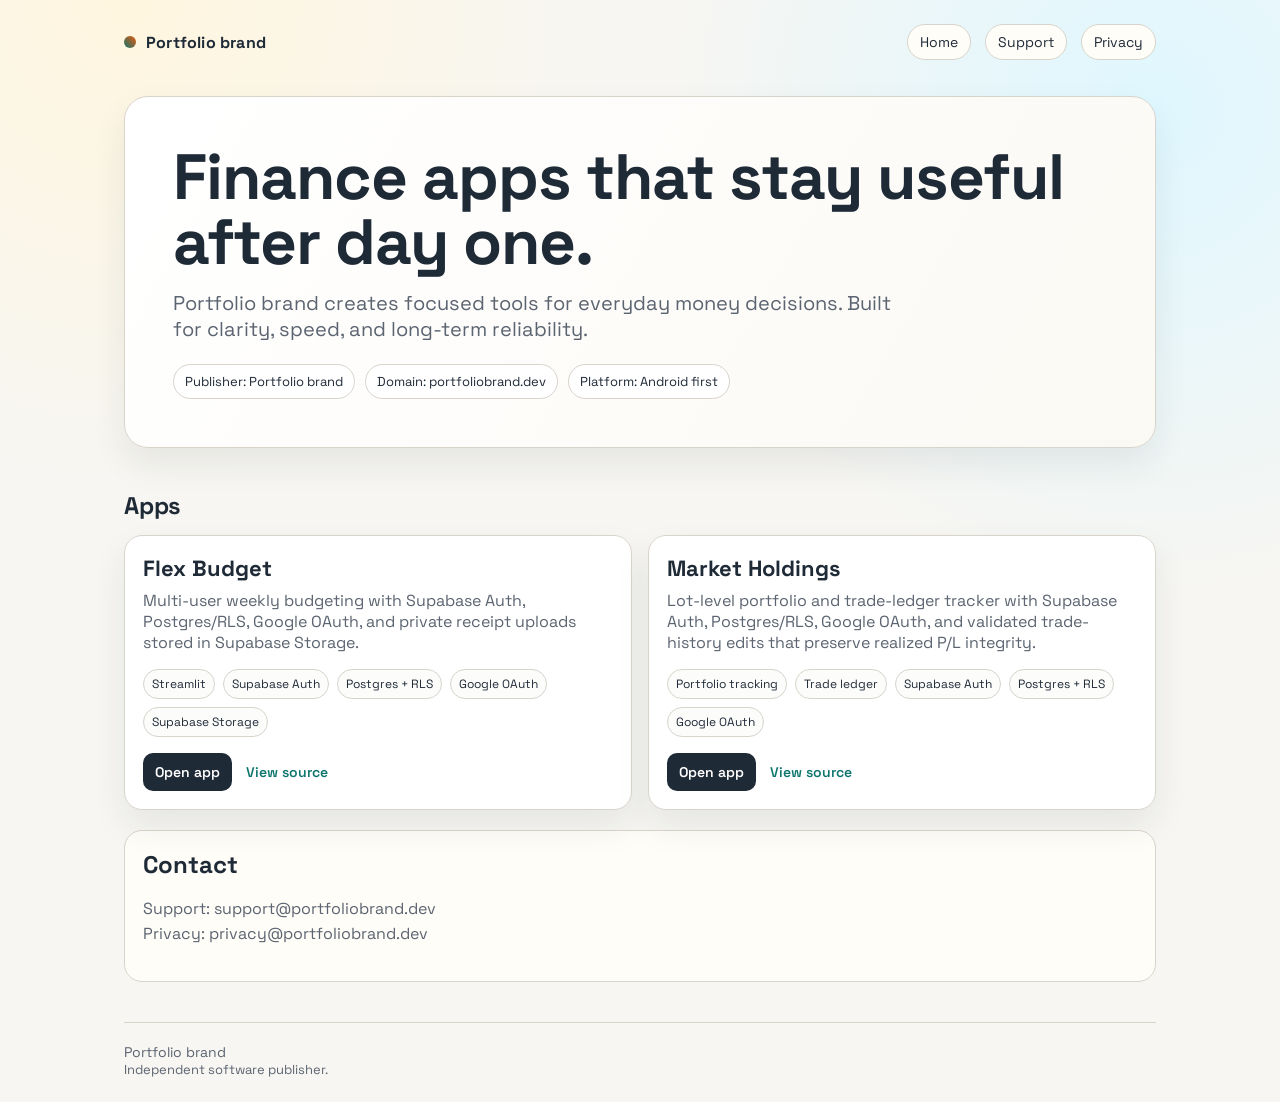
<file: index.html>
<!DOCTYPE html>
<html lang="en">
  <head>
    <meta charset="UTF-8">
    <meta name="viewport" content="width=device-width, initial-scale=1.0">
    <title>Portfolio brand</title>
    <meta
      name="description"
      content="Portfolio brand builds practical consumer finance apps including Flex Budget and Market Holdings."
    >
    <link rel="preconnect" href="https://fonts.googleapis.com">
    <link rel="preconnect" href="https://fonts.gstatic.com" crossorigin>
    <link
      href="https://fonts.googleapis.com/css2?family=Space+Grotesk:wght@400;500;700&display=swap"
      rel="stylesheet"
    >
    <link rel="stylesheet" href="styles.css">
  </head>
  <body>
    <main class="site-wrap">
      <header class="topbar">
        <div class="brand"><span class="brand-dot"></span>Portfolio brand</div>
        <nav class="nav">
          <a href="index.html">Home</a>
          <a href="support.html">Support</a>
          <a href="privacy.html">Privacy</a>
        </nav>
      </header>

      <section class="hero">
        <h1>Finance apps that stay useful after day one.</h1>
        <p>
          Portfolio brand creates focused tools for everyday money decisions.
          Built for clarity, speed, and long-term reliability.
        </p>
        <div class="pill-row">
          <span class="pill">Publisher: Portfolio brand</span>
          <span class="pill">Domain: portfoliobrand.dev</span>
          <span class="pill">Platform: Android first</span>
        </div>
      </section>

      <h2 class="section-title">Apps</h2>
      <section class="card-grid">
        <article class="card">
          <h3>Flex Budget</h3>
          <p>
            Multi-user weekly budgeting with Supabase Auth, Postgres/RLS, Google OAuth, and private
            receipt uploads stored in Supabase Storage.
          </p>
          <div class="chips">
            <span class="chip">Streamlit</span>
            <span class="chip">Supabase Auth</span>
            <span class="chip">Postgres + RLS</span>
            <span class="chip">Google OAuth</span>
            <span class="chip">Supabase Storage</span>
          </div>
          <div class="project-links">
            <a class="cta" href="https://pb-flexbudget.streamlit.app" target="_blank" rel="noreferrer">Open app</a>
            <a class="source-link" href="https://github.com/chadflowers99/flex_budget_app" target="_blank" rel="noreferrer">View source</a>
          </div>
        </article>

        <article class="card">
          <h3>Market Holdings</h3>
          <p>
            Lot-level portfolio and trade-ledger tracker with Supabase Auth, Postgres/RLS, Google OAuth,
            and validated trade-history edits that preserve realized P/L integrity.
          </p>
          <div class="chips">
            <span class="chip">Portfolio tracking</span>
            <span class="chip">Trade ledger</span>
            <span class="chip">Supabase Auth</span>
            <span class="chip">Postgres + RLS</span>
            <span class="chip">Google OAuth</span>
          </div>
          <div class="project-links">
            <a class="cta" href="https://pb-marketholdings.streamlit.app" target="_blank" rel="noreferrer">Open app</a>
            <a class="source-link" href="https://github.com/chadflowers99/market_holdings_app" target="_blank" rel="noreferrer">View source</a>
          </div>
        </article>
      </section>

      <section class="panel">
        <h2>Contact</h2>
        <p>
          Support: <a href="mailto:support@portfoliobrand.dev">support@portfoliobrand.dev</a><br>
          Privacy: <a href="mailto:privacy@portfoliobrand.dev">privacy@portfoliobrand.dev</a>
        </p>
      </section>

      <footer class="footer">
        <div>Portfolio brand</div>
        <div class="subtle">Independent software publisher.</div>
      </footer>
    </main>
  </body>
</html>
</file>
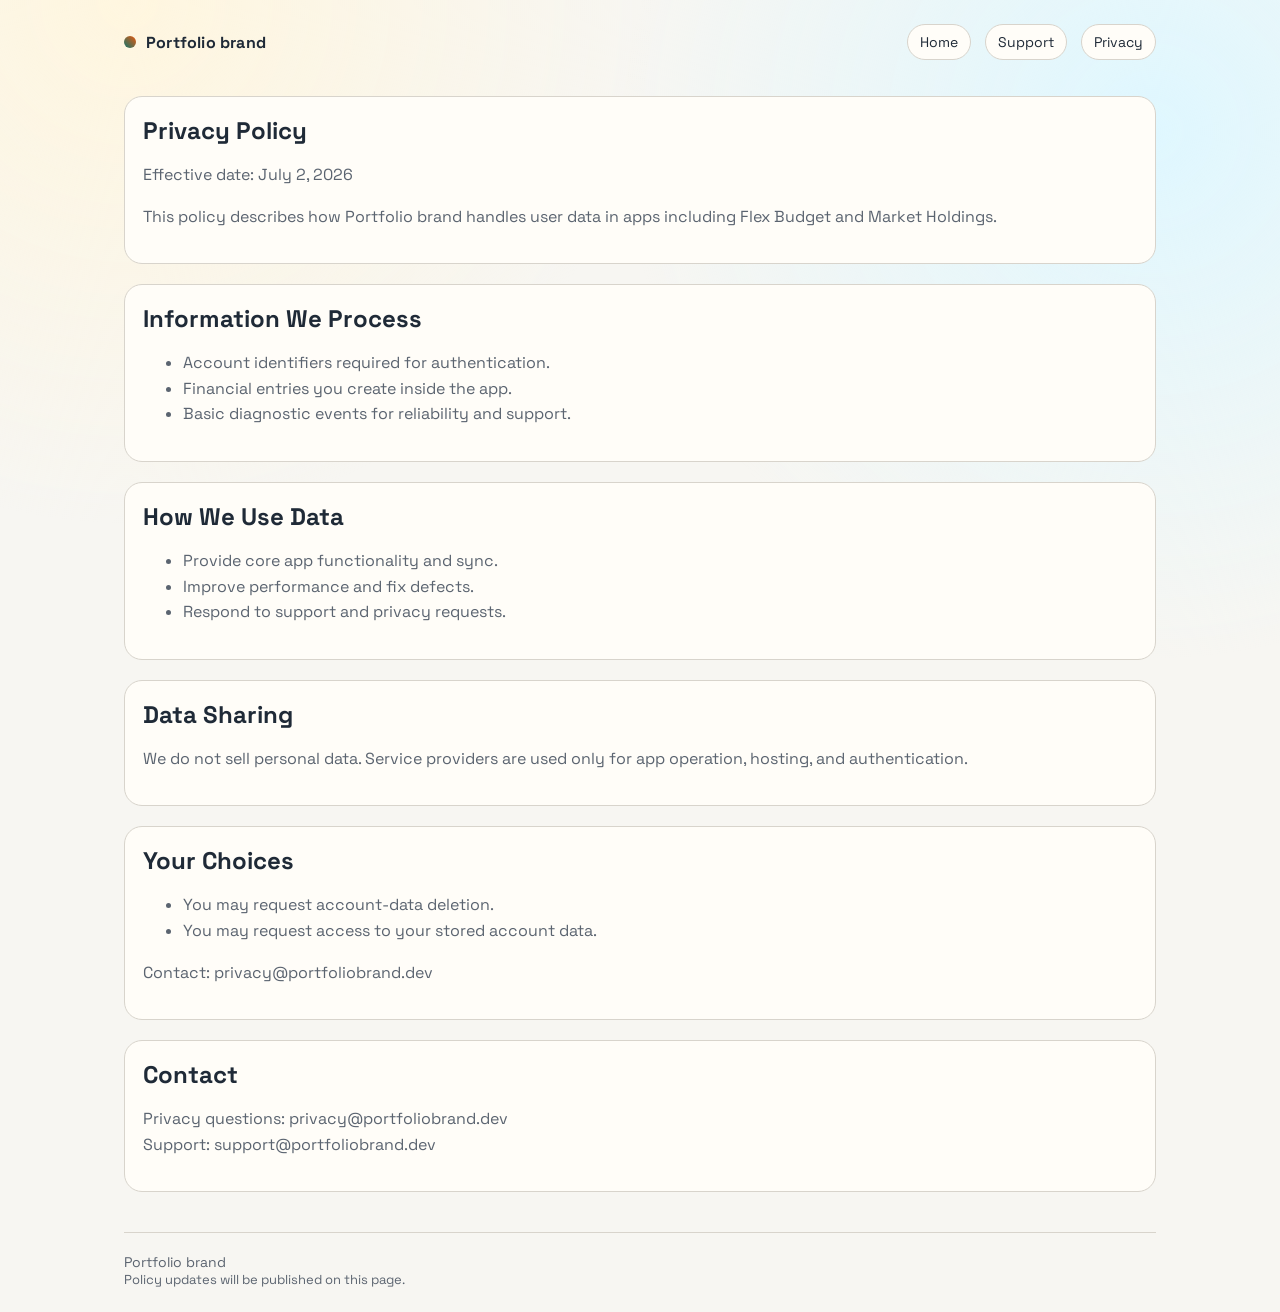
<file: privacy.html>
<!doctype html>
<html lang="en">
  <head>
    <meta charset="UTF-8" />
    <meta name="viewport" content="width=device-width, initial-scale=1.0" />
    <title>Privacy Policy | Portfolio brand</title>
    <meta name="description" content="Privacy policy for Portfolio brand apps." />
    <link rel="preconnect" href="https://fonts.googleapis.com" />
    <link rel="preconnect" href="https://fonts.gstatic.com" crossorigin />
    <link
      href="https://fonts.googleapis.com/css2?family=Space+Grotesk:wght@400;500;700&display=swap"
      rel="stylesheet"
    />
    <link rel="stylesheet" href="styles.css" />
  </head>
  <body>
    <main class="site-wrap">
      <header class="topbar">
        <div class="brand"><span class="brand-dot"></span>Portfolio brand</div>
        <nav class="nav">
          <a href="index.html">Home</a>
          <a href="support.html">Support</a>
          <a href="privacy.html">Privacy</a>
        </nav>
      </header>

      <section class="panel">
        <h2>Privacy Policy</h2>
        <p>Effective date: July 2, 2026</p>
        <p>
          This policy describes how Portfolio brand handles user data in apps
          including Flex Budget and Market Holdings.
        </p>
      </section>

      <section class="panel">
        <h2>Information We Process</h2>
        <ul>
          <li>Account identifiers required for authentication.</li>
          <li>Financial entries you create inside the app.</li>
          <li>Basic diagnostic events for reliability and support.</li>
        </ul>
      </section>

      <section class="panel">
        <h2>How We Use Data</h2>
        <ul>
          <li>Provide core app functionality and sync.</li>
          <li>Improve performance and fix defects.</li>
          <li>Respond to support and privacy requests.</li>
        </ul>
      </section>

      <section class="panel">
        <h2>Data Sharing</h2>
        <p>
          We do not sell personal data. Service providers are used only for app
          operation, hosting, and authentication.
        </p>
      </section>

      <section class="panel">
        <h2>Your Choices</h2>
        <ul>
          <li>You may request account-data deletion.</li>
          <li>You may request access to your stored account data.</li>
        </ul>
        <p>
          Contact: <a href="mailto:privacy@portfoliobrand.dev">privacy@portfoliobrand.dev</a>
        </p>
      </section>

      <section class="panel">
        <h2>Contact</h2>
        <p>
          Privacy questions: <a href="mailto:privacy@portfoliobrand.dev">privacy@portfoliobrand.dev</a><br />
          Support: <a href="mailto:support@portfoliobrand.dev">support@portfoliobrand.dev</a>
        </p>
      </section>

      <footer class="footer">
        <div>Portfolio brand</div>
        <div class="subtle">Policy updates will be published on this page.</div>
      </footer>
    </main>
  </body>
</html>
</file>
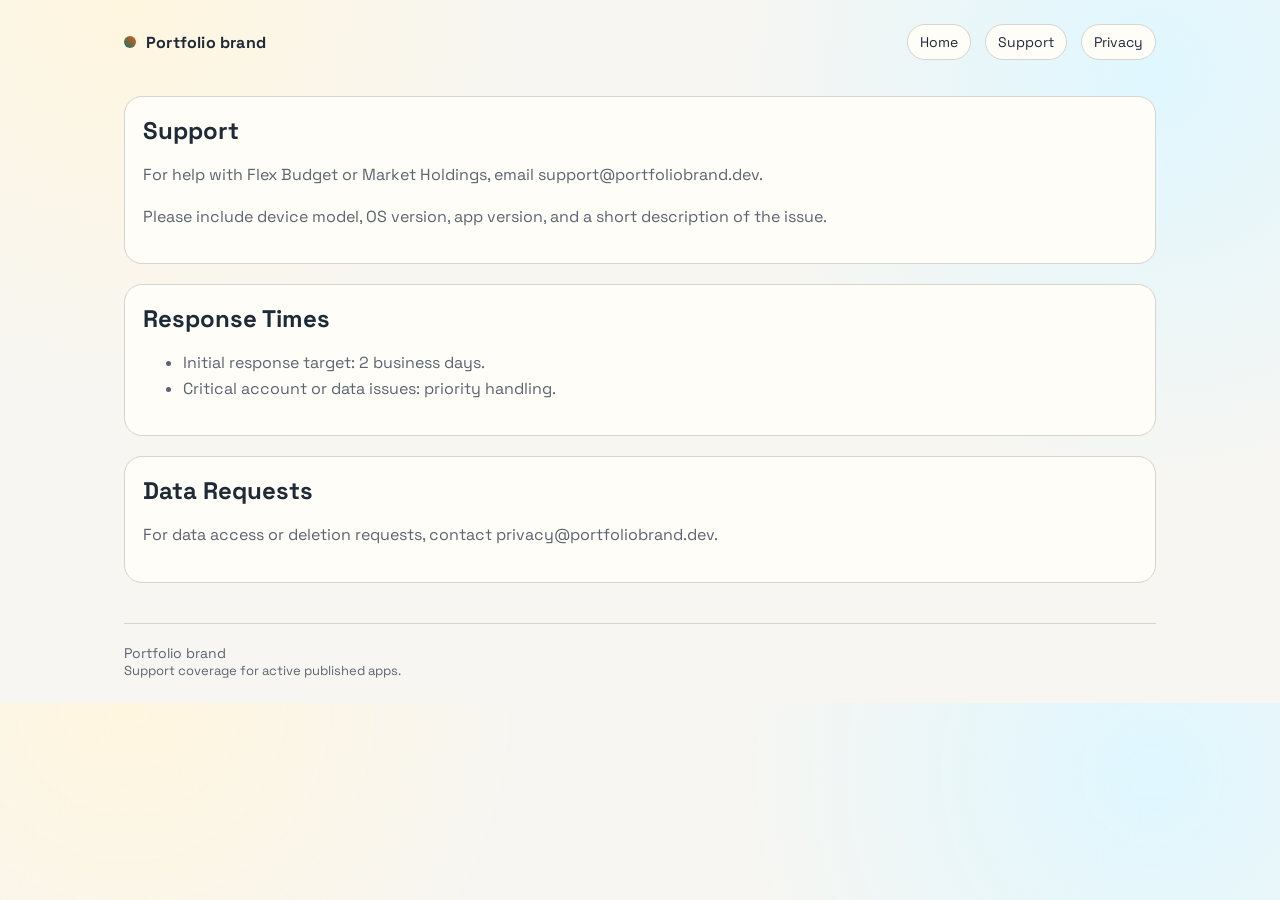
<file: support.html>
<!doctype html>
<html lang="en">
  <head>
    <meta charset="UTF-8" />
    <meta name="viewport" content="width=device-width, initial-scale=1.0" />
    <title>Support | Portfolio brand</title>
    <meta name="description" content="Support contact and response policy for Portfolio brand apps." />
    <link rel="preconnect" href="https://fonts.googleapis.com" />
    <link rel="preconnect" href="https://fonts.gstatic.com" crossorigin />
    <link
      href="https://fonts.googleapis.com/css2?family=Space+Grotesk:wght@400;500;700&display=swap"
      rel="stylesheet"
    />
    <link rel="stylesheet" href="styles.css" />
  </head>
  <body>
    <main class="site-wrap">
      <header class="topbar">
        <div class="brand"><span class="brand-dot"></span>Portfolio brand</div>
        <nav class="nav">
          <a href="index.html">Home</a>
          <a href="support.html">Support</a>
          <a href="privacy.html">Privacy</a>
        </nav>
      </header>

      <section class="panel">
        <h2>Support</h2>
        <p>
          For help with Flex Budget or Market Holdings, email
          <a href="mailto:support@portfoliobrand.dev">support@portfoliobrand.dev</a>.
        </p>
        <p>
          Please include device model, OS version, app version, and a short
          description of the issue.
        </p>
      </section>

      <section class="panel">
        <h2>Response Times</h2>
        <ul>
          <li>Initial response target: 2 business days.</li>
          <li>Critical account or data issues: priority handling.</li>
        </ul>
      </section>

      <section class="panel">
        <h2>Data Requests</h2>
        <p>
          For data access or deletion requests, contact
          <a href="mailto:privacy@portfoliobrand.dev">privacy@portfoliobrand.dev</a>.
        </p>
      </section>

      <footer class="footer">
        <div>Portfolio brand</div>
        <div class="subtle">Support coverage for active published apps.</div>
      </footer>
    </main>
  </body>
</html>
</file>
<file: styles.css>
:root {
  --bg: #f7f6f2;
  --paper: #fffdf8;
  --ink: #1f2a37;
  --muted: #5b6470;
  --brand: #0f766e;
  --accent: #ea580c;
  --line: #d8d4cc;
  --card: #ffffff;
  --shadow: 0 16px 35px rgba(23, 35, 51, 0.08);
}

* {
  box-sizing: border-box;
}

html,
body {
  margin: 0;
  padding: 0;
  font-family: "Space Grotesk", "Segoe UI", sans-serif;
  color: var(--ink);
  background: radial-gradient(circle at 10% 0%, #fff6df 0%, transparent 30%),
    radial-gradient(circle at 90% 10%, #dff7ff 0%, transparent 32%),
    var(--bg);
}

a {
  color: inherit;
  text-decoration: none;
}

.site-wrap {
  max-width: 1080px;
  margin: 0 auto;
  padding: 24px;
}

.topbar {
  display: flex;
  align-items: center;
  justify-content: space-between;
  gap: 16px;
  margin-bottom: 36px;
}

.brand {
  display: inline-flex;
  align-items: center;
  gap: 10px;
  font-weight: 700;
  letter-spacing: 0.2px;
}

.brand-dot {
  width: 12px;
  height: 12px;
  border-radius: 50%;
  background: linear-gradient(45deg, var(--brand), var(--accent));
}

.nav {
  display: inline-flex;
  gap: 14px;
  flex-wrap: wrap;
}

.nav a {
  border: 1px solid var(--line);
  background: var(--paper);
  padding: 8px 12px;
  border-radius: 999px;
  font-size: 14px;
}

.hero {
  background: linear-gradient(120deg, #ffffff 0%, #fbf9f4 100%);
  border: 1px solid var(--line);
  border-radius: 24px;
  padding: clamp(26px, 4vw, 48px);
  box-shadow: var(--shadow);
  animation: fadeUp 500ms ease both;
}

.hero h1 {
  margin: 0;
  font-size: clamp(34px, 5vw, 64px);
  line-height: 1.02;
  letter-spacing: -1px;
}

.hero p {
  margin: 14px 0 0;
  max-width: 720px;
  color: var(--muted);
  font-size: clamp(16px, 2vw, 20px);
}

.pill-row {
  margin-top: 22px;
  display: flex;
  gap: 10px;
  flex-wrap: wrap;
}

.pill {
  font-size: 13px;
  padding: 8px 11px;
  border-radius: 999px;
  border: 1px solid var(--line);
  background: #fff;
}

.section-title {
  margin: 42px 0 14px;
  font-size: 24px;
  letter-spacing: -0.2px;
}

.card-grid {
  display: grid;
  grid-template-columns: repeat(2, minmax(0, 1fr));
  gap: 16px;
}

.card {
  border: 1px solid var(--line);
  border-radius: 18px;
  background: var(--card);
  padding: 18px;
  box-shadow: var(--shadow);
  animation: fadeUp 500ms ease both;
}

.card:nth-child(2) {
  animation-delay: 70ms;
}

.card:nth-child(3) {
  animation-delay: 140ms;
}

.card h3 {
  margin: 0;
  font-size: 22px;
}

.card p {
  margin: 8px 0 16px;
  color: var(--muted);
}

.chips {
  display: flex;
  gap: 8px;
  flex-wrap: wrap;
  margin-bottom: 16px;
}

.chip {
  font-size: 12px;
  padding: 6px 8px;
  border: 1px solid var(--line);
  border-radius: 999px;
  background: #fcfcfb;
}

.cta {
  display: inline-block;
  border-radius: 10px;
  background: var(--ink);
  color: white;
  padding: 10px 12px;
  font-weight: 600;
  font-size: 14px;
}

.project-links {
  display: flex;
  align-items: center;
  gap: 14px;
  flex-wrap: wrap;
}

.source-link {
  color: var(--brand);
  font-size: 14px;
  font-weight: 600;
}

.source-link:hover,
.source-link:focus-visible {
  text-decoration: underline;
}

.subtle {
  font-size: 13px;
  color: var(--muted);
}

.panel {
  background: var(--paper);
  border: 1px solid var(--line);
  border-radius: 18px;
  padding: 18px;
  margin-top: 20px;
}

.panel h2 {
  margin: 0 0 10px;
  font-size: 24px;
}

.panel p,
.panel li {
  color: var(--muted);
  line-height: 1.6;
}

.footer {
  margin-top: 40px;
  padding-top: 20px;
  border-top: 1px solid var(--line);
  color: var(--muted);
  font-size: 14px;
}

@keyframes fadeUp {
  from {
    opacity: 0;
    transform: translateY(8px);
  }
  to {
    opacity: 1;
    transform: translateY(0);
  }
}

@media (max-width: 860px) {
  .card-grid {
    grid-template-columns: 1fr;
  }

  .topbar {
    flex-direction: column;
    align-items: flex-start;
  }
}
</file>
